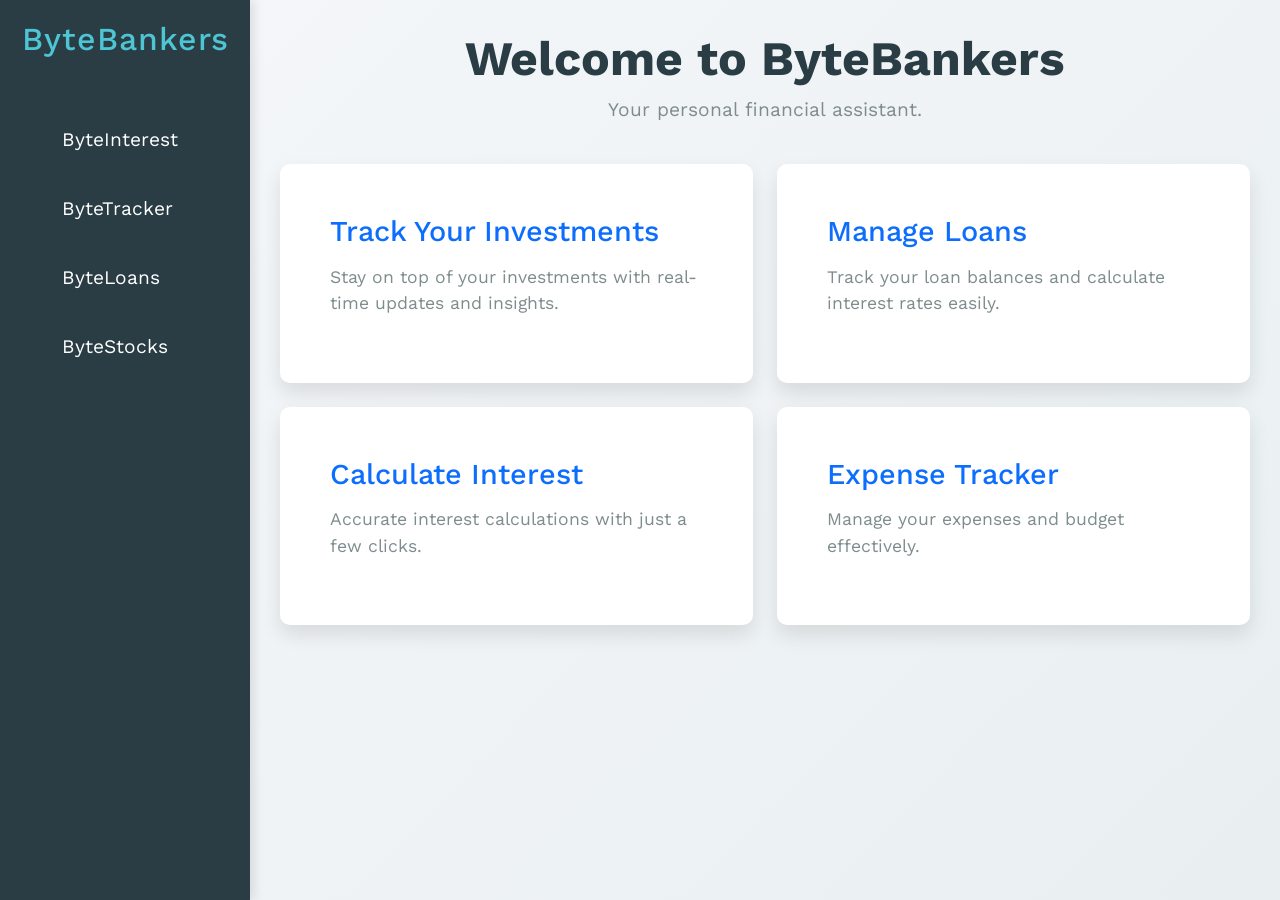
<file: home_page/index.html>
<!DOCTYPE html>
<html lang="en">
<head>
  <meta charset="UTF-8">
  <meta name="viewport" content="width=device-width, initial-scale=1.0">
  <title>ByteBankers</title>
  <link href="https://cdn.jsdelivr.net/npm/bootstrap@5.3.0-alpha1/dist/css/bootstrap.min.css" rel="stylesheet">
  <link rel="stylesheet" href="styles.css">
  <link rel="preconnect" href="https://fonts.googleapis.com">
<link rel="preconnect" href="https://fonts.gstatic.com" crossorigin>
<link href="https://fonts.googleapis.com/css2?family=Dancing+Script:wght@400..700&family=Grey+Qo&family=Inter:ital,opsz,wght@0,14..32,100..900;1,14..32,100..900&family=Luckiest+Guy&family=Montserrat:ital,wght@0,100..900;1,100..900&family=Work+Sans:ital,wght@0,100..900;1,100..900&display=swap" rel="stylesheet">
</head>
<body style="font-family; "Work Sans, sans-serif;">
  <div class="sidebar">
    <div class="logo">
      <h2>ByteBankers</h2>
    </div>
    <ul class="sidebar-menu">
      <li><a href="https://superleo-programmer.github.io/InterestCalculator/">ByteInterest</a></li>
      <li><a href="https://sudarshanraptor.pythonanywhere.com/">ByteTracker</a></li>
      <li><a href="https://superleo-programmer.github.io/LoanCalculatorHackathon/">ByteLoans</a></li>
      <li><a href="https://byte-battle-project.vercel.app/">ByteStocks</a></li>
    </ul>
  </div>

  <div class="main-content">
    <header>
      <h1>Welcome to ByteBankers</h1>
      <p>Your personal financial assistant.</p>
    </header>

    <section class="features row g-4">
      <div class="col-lg-6 col-md-6 col-sm-12">
        <div class="feature card">
          <div class="card-body">
            <h3><a href="https://byte-battle-project.vercel.app/" style="text-decoration:none;">Track Your Investments</a></h3>
            <p>Stay on top of your investments with real-time updates and insights.</p>
          </div>
        </div>
      </div>
      <div class="col-lg-6 col-md-6 col-sm-12">
        <div class="feature card">
          <div class="card-body">
            <h3><a href="https://superleo-programmer.github.io/LoanCalculatorHackathon/" style="text-decoration:none;">Manage Loans</a></h3>
            <p>Track your loan balances and calculate interest rates easily.</p>
          </div>
        </div>
      </div>
      <div class="col-lg-6 col-md-6 col-sm-12">
        <div class="feature card">
          <div class="card-body">
            <h3><a href="https://superleo-programmer.github.io/InterestCalculator/" style="text-decoration:none;">Calculate Interest</a></h3>
            <p>Accurate interest calculations with just a few clicks.</p>
          </div>
        </div>
      </div>
      <div class="col-lg-6 col-md-6 col-sm-12">
        <div class="feature card">
          <div class="card-body">
            <h3><a href="https://sudarshanraptor.pythonanywhere.com/" style="text-decoration:none;">Expense Tracker</a></h3>
            <p>Manage your expenses and budget effectively.</p>
          </div>
        </div>
      </div>
    </section>
  </div>

  <script src="https://cdn.jsdelivr.net/npm/bootstrap@5.3.0-alpha1/dist/js/bootstrap.bundle.min.js"></script>
</body>
</html>
</file>
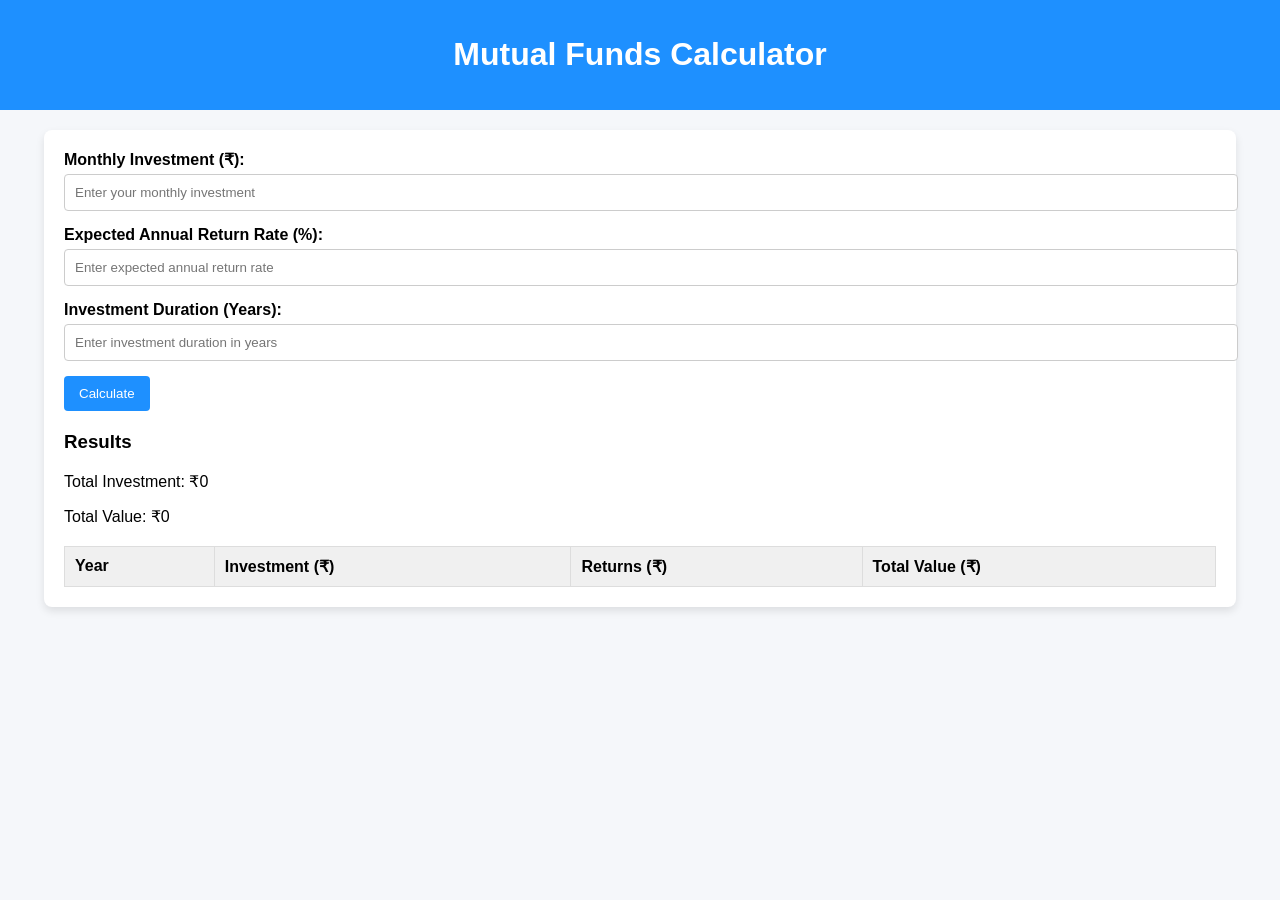
<file: byte_interest/mutalfunds.html>
<!DOCTYPE html>
<html lang="en">
<head>
    <meta charset="UTF-8">
    <meta name="viewport" content="width=device-width, initial-scale=1.0">
    <title>Mutual Funds</title>
    <style>
        body {
            font-family: Arial, sans-serif;
            background: #f5f7fa;
            margin: 0;
            padding: 0;
        }
        header {
            background: #1e90ff;
            color: white;
            padding: 15px;
            text-align: center;
        }
        .container {
            width: 90%;
            max-width: 1200px;
            margin: 20px auto;
            padding: 20px;
            background: white;
            border-radius: 8px;
            box-shadow: 0 4px 8px rgba(0, 0, 0, 0.1);
        }
        .form-group {
            margin-bottom: 15px;
        }
        .form-group label {
            display: block;
            font-weight: bold;
            margin-bottom: 5px;
        }
        .form-group input {
            width: 100%;
            padding: 10px;
            border: 1px solid #ccc;
            border-radius: 4px;
        }
        button {
            background: #1e90ff;
            color: white;
            padding: 10px 15px;
            border: none;
            border-radius: 4px;
            cursor: pointer;
        }
        button:hover {
            background: #005bb5;
        }
        .results {
            margin-top: 20px;
        }
        table {
            width: 100%;
            border-collapse: collapse;
            margin-top: 20px;
        }
        table, th, td {
            border: 1px solid #ddd;
        }
        th, td {
            padding: 10px;
            text-align: left;
        }
        th {
            background: #f0f0f0;
        }
    </style>
</head>
<body>
<header>
    <h1>Mutual Funds Calculator</h1>
</header>
<div class="container">
    <div class="form-group">
        <label for="monthly-investment">Monthly Investment (₹):</label>
        <input type="number" id="monthly-investment" placeholder="Enter your monthly investment">
    </div>
    <div class="form-group">
        <label for="rate">Expected Annual Return Rate (%):</label>
        <input type="number" id="rate" placeholder="Enter expected annual return rate">
    </div>
    <div class="form-group">
        <label for="years">Investment Duration (Years):</label>
        <input type="number" id="years" placeholder="Enter investment duration in years">
    </div>
    <button onclick="calculateMutualFunds()">Calculate</button>
    <div class="results">
        <h3>Results</h3>
        <p id="total-investment">Total Investment: ₹0</p>
        <p id="total-value">Total Value: ₹0</p>
        <table>
            <thead>
                <tr>
                    <th>Year</th>
                    <th>Investment (₹)</th>
                    <th>Returns (₹)</th>
                    <th>Total Value (₹)</th>
                </tr>
            </thead>
            <tbody id="results-table">
            </tbody>
        </table>
    </div>
</div>
<script>
    function calculateMutualFunds() {
        const monthlyInvestment = parseFloat(document.getElementById('monthly-investment').value);
        const annualRate = parseFloat(document.getElementById('rate').value);
        const years = parseInt(document.getElementById('years').value);

        fetch('/api/mutualfunds', {
        method: 'POST',
        headers: { 'Content-Type': 'application/json' },
        body: JSON.stringify({ monthlyInvestment, rate: annualRate, years })
        })
        .then(response => response.json())
        .then(data => {
        document.getElementById('total-investment').textContent = `Total Investment: ₹${data.total_investment.toFixed(2)}`;
        document.getElementById('total-value').textContent = `Total Value: ₹${data.total_value.toFixed(2)}`;
         })
    .catch(error => console.error('Error:', error));

        if (isNaN(monthlyInvestment) || isNaN(annualRate) || isNaN(years)) {
            alert("Please fill in all fields with valid numbers.");
            return;
        }

        const monthlyRate = annualRate / 12 / 100;
        const months = years * 12;
        let totalInvestment = 0;
        let totalValue = 0;

        const resultsTable = document.getElementById('results-table');
        resultsTable.innerHTML = ''; 

        for (let i = 1; i <= years; i++) {
            const yearMonths = i * 12;
            const yearlyInvestment = monthlyInvestment * yearMonths;
            totalInvestment += monthlyInvestment * 12;

            let returns = 0;
            for (let j = 0; j < yearMonths; j++) {
                returns += monthlyInvestment * Math.pow(1 + monthlyRate, yearMonths - j);
            }
            const yearTotal = returns.toFixed(2);

            const row = `<tr>
                <td>${i}</td>
                <td>₹${(monthlyInvestment * 12 * i).toFixed(2)}</td>
                <td>₹${(yearTotal - yearlyInvestment).toFixed(2)}</td>
                <td>₹${yearTotal}</td>
            </tr>`;
            resultsTable.innerHTML += row;
        }

        totalValue = monthlyInvestment * ((Math.pow(1 + monthlyRate, months) - 1) / monthlyRate) * (1 + monthlyRate);

        document.getElementById('total-investment').textContent = `Total Investment: ₹${totalInvestment.toFixed(2)}`;
        document.getElementById('total-value').textContent = `Total Value: ₹${totalValue.toFixed(2)}`;
    }
</script>
</body>
</html>
</file>
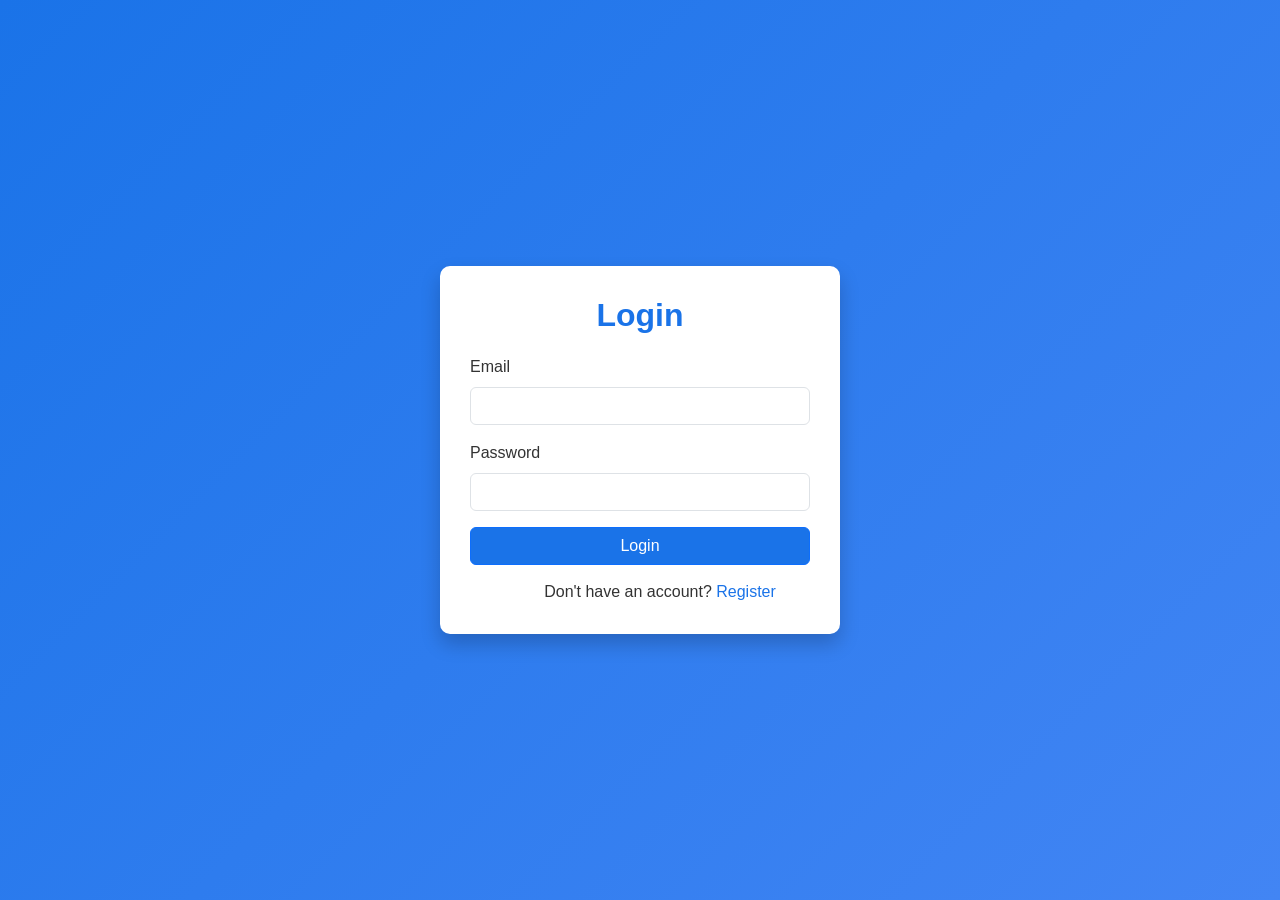
<file: byte_loans/login.html>
<!DOCTYPE html>
<html lang="en">
<head>
  <meta charset="UTF-8">
  <meta name="viewport" content="width=device-width, initial-scale=1.0">
  <title>Bank Login & Register</title>
  <link rel="stylesheet" href="https://cdn.jsdelivr.net/npm/bootstrap@5.3.2/dist/css/bootstrap.min.css">
  <script src="https://www.google.com/recaptcha/api.js" async defer></script>
  <style>
    body {
      font-family: 'Arial', sans-serif;
      background: linear-gradient(135deg, #1a73e8, #4285f4);
      color: #fff;
      display: flex;
      justify-content: center;
      align-items: center;
      height: 100vh;
      margin: 0;
    }

    .form-container {
      background: #fff;
      color: #333;
      border-radius: 10px;
      box-shadow: 0 10px 20px rgba(0, 0, 0, 0.2);
      padding: 30px;
      width: 100%;
      max-width: 400px;
    }

    .form-container h2 {
      text-align: center;
      margin-bottom: 20px;
      font-weight: bold;
      color: #1a73e8;
    }

    .form-container .btn {
      background-color: #1a73e8;
      color: #fff;
    }

    .form-container .btn:hover {
      background-color: #1558b3;
    }

    .form-switch {
      text-align: center;
      margin-top: 15px;
    }

    .form-switch a {
      color: #1a73e8;
      text-decoration: none;
    }

    .form-switch a:hover {
      text-decoration: underline;
    }
  </style>
</head>
<body>
  <div class="form-container" id="loginForm">
    <h2>Login</h2>
    <form method="POST">
      <div class="mb-3">
        <label for="email" class="form-label">Email</label>
        <input type="email" class="form-control" name="email" id="email" required>
      </div>
      <div class="mb-3">
        <label for="password" class="form-label">Password</label>
        <input type="password" class="form-control" name="password" id="password" required>
      </div>
      <button type="submit" class="btn btn-primary w-100">Login</button>
    </form>
    <div class="form-switch">
      Don't have an account? <a href="#" onclick="toggleForm()">Register</a>
    </div>
  </div>

  <div class="form-container" id="registerForm" style="display: none;">
    <h2>Register</h2>
    <form method="POST">
      <div class="mb-3">
        <label for="fullName" class="form-label">Full Name</label>
        <input type="text" class="form-control" name="fullName" id="fullName" required>
      </div>
      <div class="mb-3">
        <label for="email" class="form-label">Email</label>
        <input type="email" class="form-control" name="email" id="email" required>
      </div>
      <div class="mb-3">
        <label for="Adress" class="form-label">Adress</label>
        <input type="text" class="form-control" name="Adress" id="Adress" required>
      </div>
      <div class="mb-3">
        <label for="phone" class="form-label">Phone Number</label>
        <input type="tel" class="form-control" name="phone" id="phone" required>
      </div>
      <div class="mb-3">
        <label for="accountType" class="form-label">Account Type</label>
        <select class="form-control" name="accountType" id="accountType" required>
          <option value="savings">Savings</option>
          <option value="current">Investments</option>
        </select>
      </div>
      <div class="mb-3">
        <label for="password" class="form-label">Password</label>
        <input type="password" class="form-control" name="password" id="password" required>
      </div>
      <div class="mb-3">
        <label for="confirmPassword" class="form-label">Confirm Password</label>
        <input type="password" class="form-control" name="confirmPassword" id="confirmPassword" required>
      </div>
      <button type="submit" class="btn btn-primary w-100">Register</button>
    </form>
    <div class="form-switch">
      Already have an account? <a href="#" onclick="toggleForm()">Login</a>
    </div>
  </div>

  <script>
    function toggleForm() {
      const loginForm = document.getElementById('loginForm');
      const registerForm = document.getElementById('registerForm');
      loginForm.style.display = loginForm.style.display === 'none' ? 'block' : 'none';
      registerForm.style.display = registerForm.style.display === 'none' ? 'block' : 'none';
    }
  </script>
</body>
</html>
</file>
<file: home_page/styles.css>
@import url('https://fonts.googleapis.com/css2?family=Dancing+Script:wght@400..700&family=Grey+Qo&family=Inter:ital,opsz,wght@0,14..32,100..900;1,14..32,100..900&family=Luckiest+Guy&family=Montserrat:ital,wght@0,100..900;1,100..900&family=Work+Sans:ital,wght@0,100..900;1,100..900&display=swap');

* {
    margin: 0;
    padding: 0;
    box-sizing: border-box;
  }
  
  body {
    font-family: 'Work Sans', sans-serif;
    background: linear-gradient(135deg, #f5f7fa, #e9eff1);
    display: flex;
    height: 100vh;
  }
  
  .sidebar {
    background: #2a3d45;
    color: white;
    width: 250px;
    padding: 20px;
    height: 100vh;
    display: flex;
    flex-direction: column;
    position: fixed;
    box-shadow: 4px 0 10px rgba(0, 0, 0, 0.1);
  }
  
  .sidebar .logo {
    font-size: 2em;
    font-weight: 700;
    margin-bottom: 30px;
    text-align: center;
    letter-spacing: 1px;
    color: #4ec5d4;
  }
  
  .sidebar-menu {
    list-style-type: none;
  }
  
  .sidebar-menu li {
    margin: 20px 0;
  }
  
  .sidebar-menu li a {
    color: white;
    text-decoration: none;
    font-size: 1.2em;
    display: block;
    padding: 10px;
    border-radius: 5px;
    transition: background 0.3s;
  }
  
  .sidebar-menu li a:hover {
    background-color: #4ec5d4;
  }
  
  .main-content {
    margin-left: 250px;
    padding: 30px;
    width: 100%;
  }
  
  header {
    text-align: center;
    margin-bottom: 40px;
  }
  
  header h1 {
    font-size: 3em;
    color: #2a3d45;
    font-weight: 700;
  }
  
  header p {
    font-size: 1.2em;
    color: #7f8c8d;
  }
  
  .features .feature {
    background-color: #ffffff;
    border-radius: 10px;
    padding: 30px;
    box-shadow: 0 10px 20px rgba(0, 0, 0, 0.1);
    transition: transform 0.3s, box-shadow 0.3s;
  }
  
  .features .feature h3 {
    font-size: 1.8em;
    color: #2980b9;
  }
  
  .features .feature p {
    font-size: 1.1em;
    color: #7f8c8d;
  }
  
  .features .feature:hover {
    transform: translateY(-10px);
    box-shadow: 0 15px 30px rgba(0, 0, 0, 0.1);
  }
  
  .card {
    border: none;
    border-radius: 10px;
    box-shadow: 0 10px 20px rgba(0, 0, 0, 0.1);
  }
  
  .card-body {
    padding: 20px;
  }
  
  .card-body h3 {
    font-size: 1.8em;
    color: #2980b9;
    margin-bottom: 15px;
  }
  
  .card-body p {
    font-size: 1.1em;
    color: #7f8c8d;
  }
  
  @media (max-width: 768px) {
    .sidebar {
      width: 100%;
      height: auto;
      position: relative;
    }
  
    .main-content {
      margin-left: 0;
      padding: 20px;
    }
  
    .features .feature {
      margin-bottom: 20px;
    }
  }
</file>
